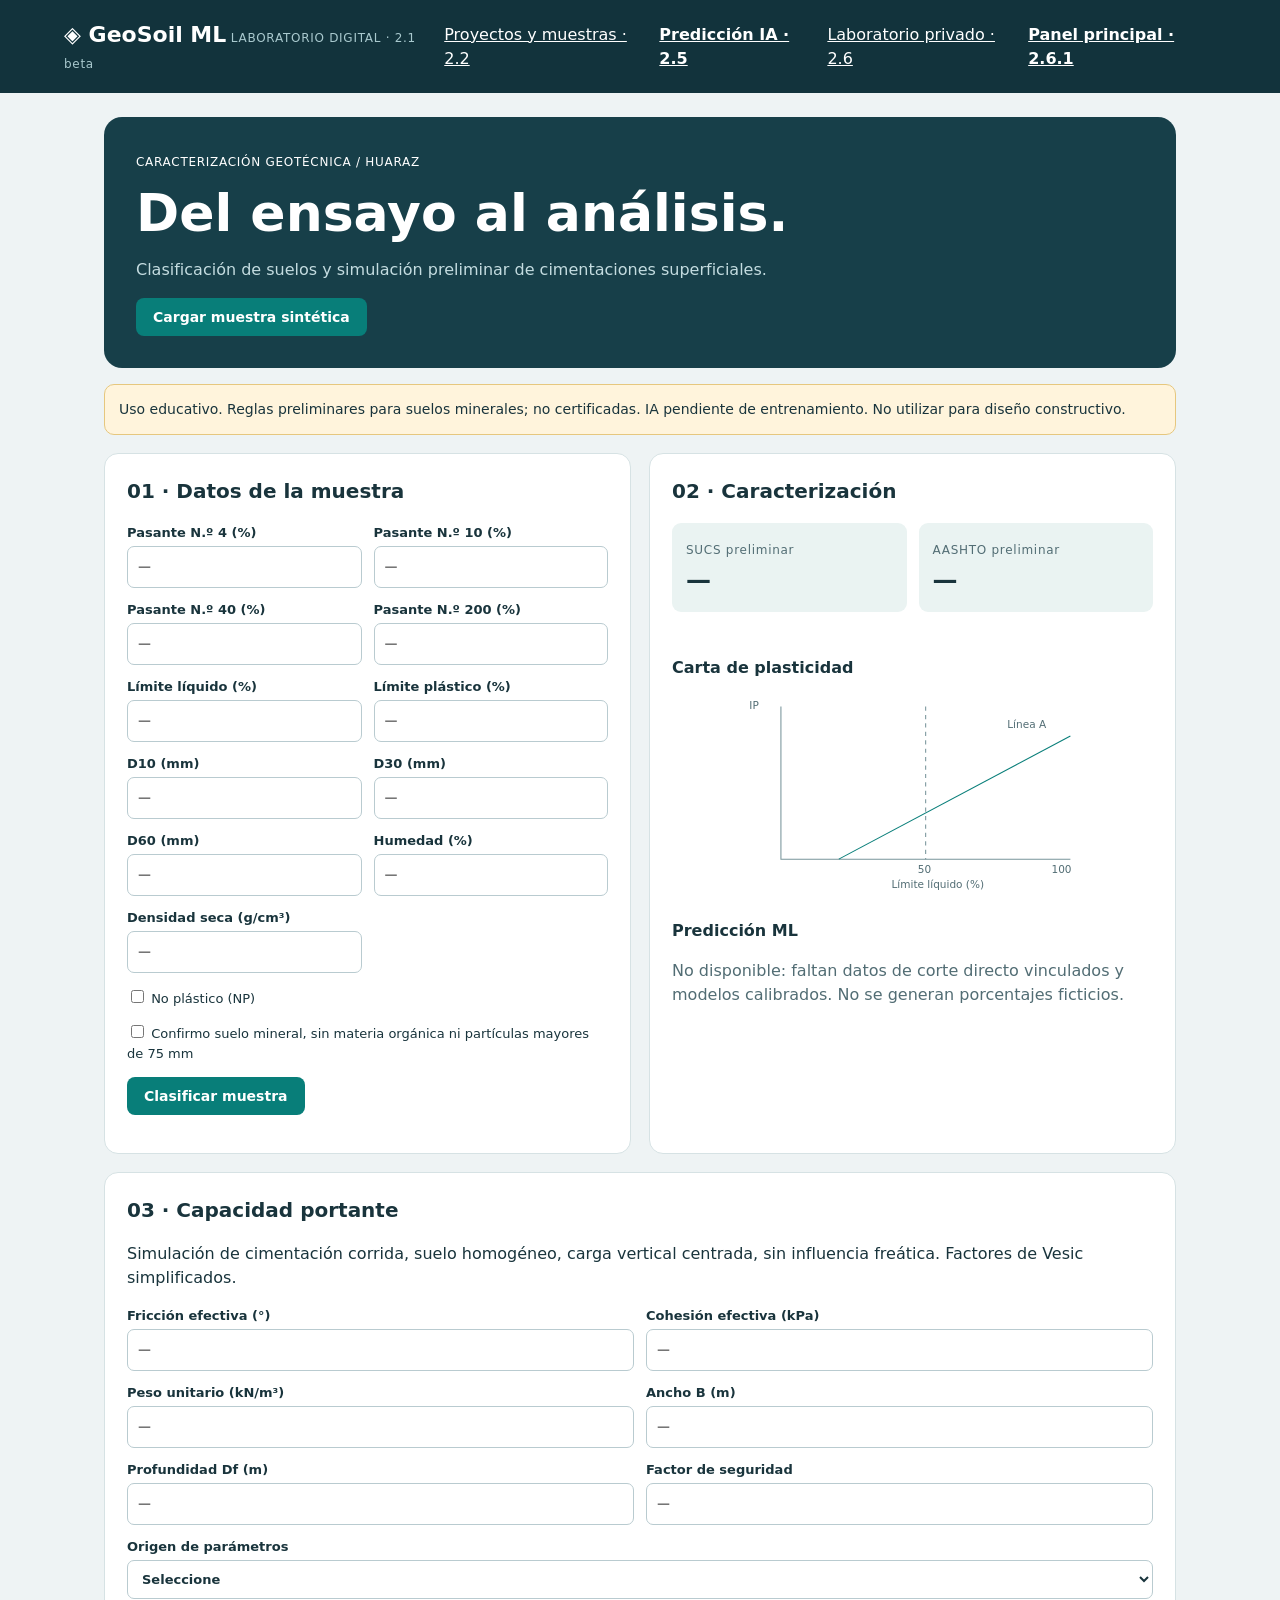
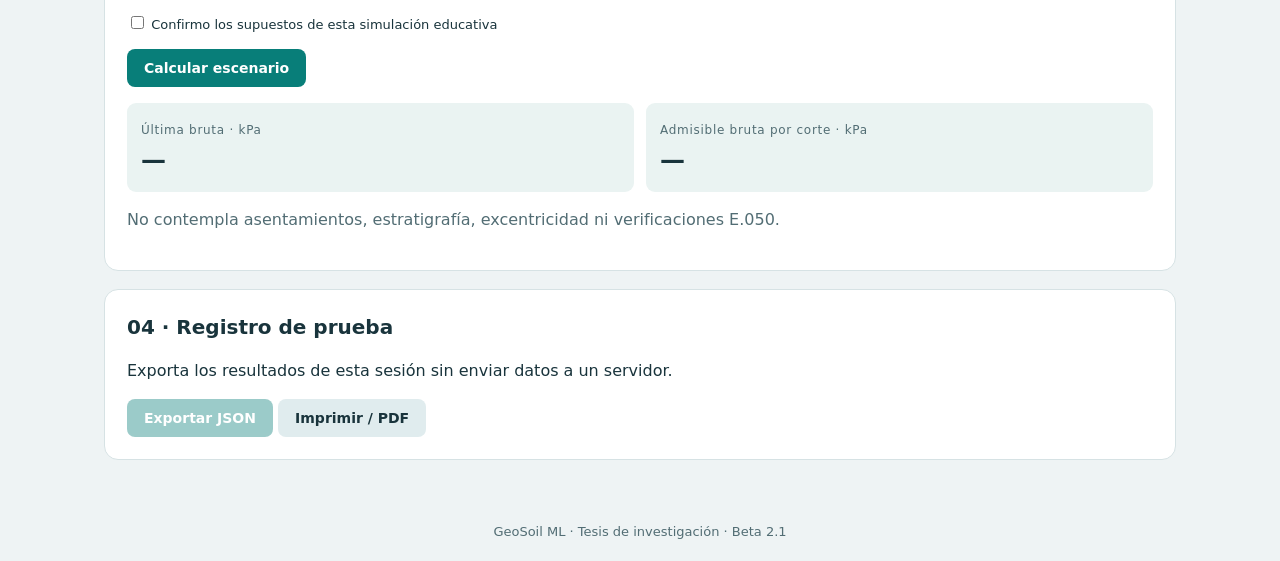
<file: index.html>
<!doctype html><html lang="es"><meta charset="utf-8"><meta name="viewport" content="width=device-width,initial-scale=1"><title>GeoSoil ML | Laboratorio digital</title><link rel="stylesheet" href="style.css"><body><header><div><b>◈ GeoSoil ML</b><small> LABORATORIO DIGITAL · 2.1 beta</small></div><a style="color:white" href="database.html">Proyectos y muestras · 2.2</a><a href="predict.html" style="color:inherit;font-weight:bold">Predicción IA · 2.5</a><a href="lab.html" style="color:white">Laboratorio privado · 2.6</a><a href="dashboard.html" style="color:white;font-weight:bold">Panel principal · 2.6.1</a></header><main><section class="hero"><small>CARACTERIZACIÓN GEOTÉCNICA / HUARAZ</small><h1>Del ensayo al análisis.</h1><p>Clasificación de suelos y simulación preliminar de cimentaciones superficiales.</p><button id="example">Cargar muestra sintética</button></section><aside>Uso educativo. Reglas preliminares para suelos minerales; no certificadas. IA pendiente de entrenamiento. No utilizar para diseño constructivo.</aside><div class="layout"><section class="panel"><h2>01 · Datos de la muestra</h2><form id="soil"><div class="fields" id="inputs"></div><label class="check"><input type="checkbox" id="np"> No plástico (NP)</label><label class="check"><input type="checkbox" id="mineral" required> Confirmo suelo mineral, sin materia orgánica ni partículas mayores de 75 mm</label><button>Clasificar muestra</button></form><p id="error" role="alert"></p></section><section class="panel"><h2>02 · Caracterización</h2><div class="cards"><article><small>SUCS preliminar</small><strong id="sucs">—</strong></article><article><small>AASHTO preliminar</small><strong id="aashto">—</strong></article></div><div id="composition"></div><p id="details"></p><h3>Carta de plasticidad</h3><svg id="chart" viewBox="0 0 320 190" role="img" aria-label="Carta de plasticidad simplificada"></svg><h3>Predicción ML</h3><p class="muted">No disponible: faltan datos de corte directo vinculados y modelos calibrados. No se generan porcentajes ficticios.</p></section></div><section class="panel"><h2>03 · Capacidad portante</h2><p>Simulación de cimentación corrida, suelo homogéneo, carga vertical centrada, sin influencia freática. Factores de Vesic simplificados.</p><form id="foundation"><div class="fields" id="foundationInputs"></div><label>Origen de parámetros<select id="source"><option value="">Seleccione</option><option>Ensayo medido (ingreso manual)</option><option>Escenario hipotético</option></select></label><label class="check"><input type="checkbox" id="assumptions" required> Confirmo los supuestos de esta simulación educativa</label><button>Calcular escenario</button></form><p id="berror" role="alert"></p><div class="cards"><article><small>Última bruta · kPa</small><strong id="qu">—</strong></article><article><small>Admisible bruta por corte · kPa</small><strong id="qa">—</strong></article></div><p id="factors"></p><p class="muted">No contempla asentamientos, estratigrafía, excentricidad ni verificaciones E.050.</p></section><section class="panel"><h2>04 · Registro de prueba</h2><p>Exporta los resultados de esta sesión sin enviar datos a un servidor.</p><button id="export" disabled>Exportar JSON</button> <button id="print" class="secondary">Imprimir / PDF</button></section></main><footer>GeoSoil ML · Tesis de investigación · Beta 2.1</footer><script type="module" src="app.mjs"></script></body></html>
</file>
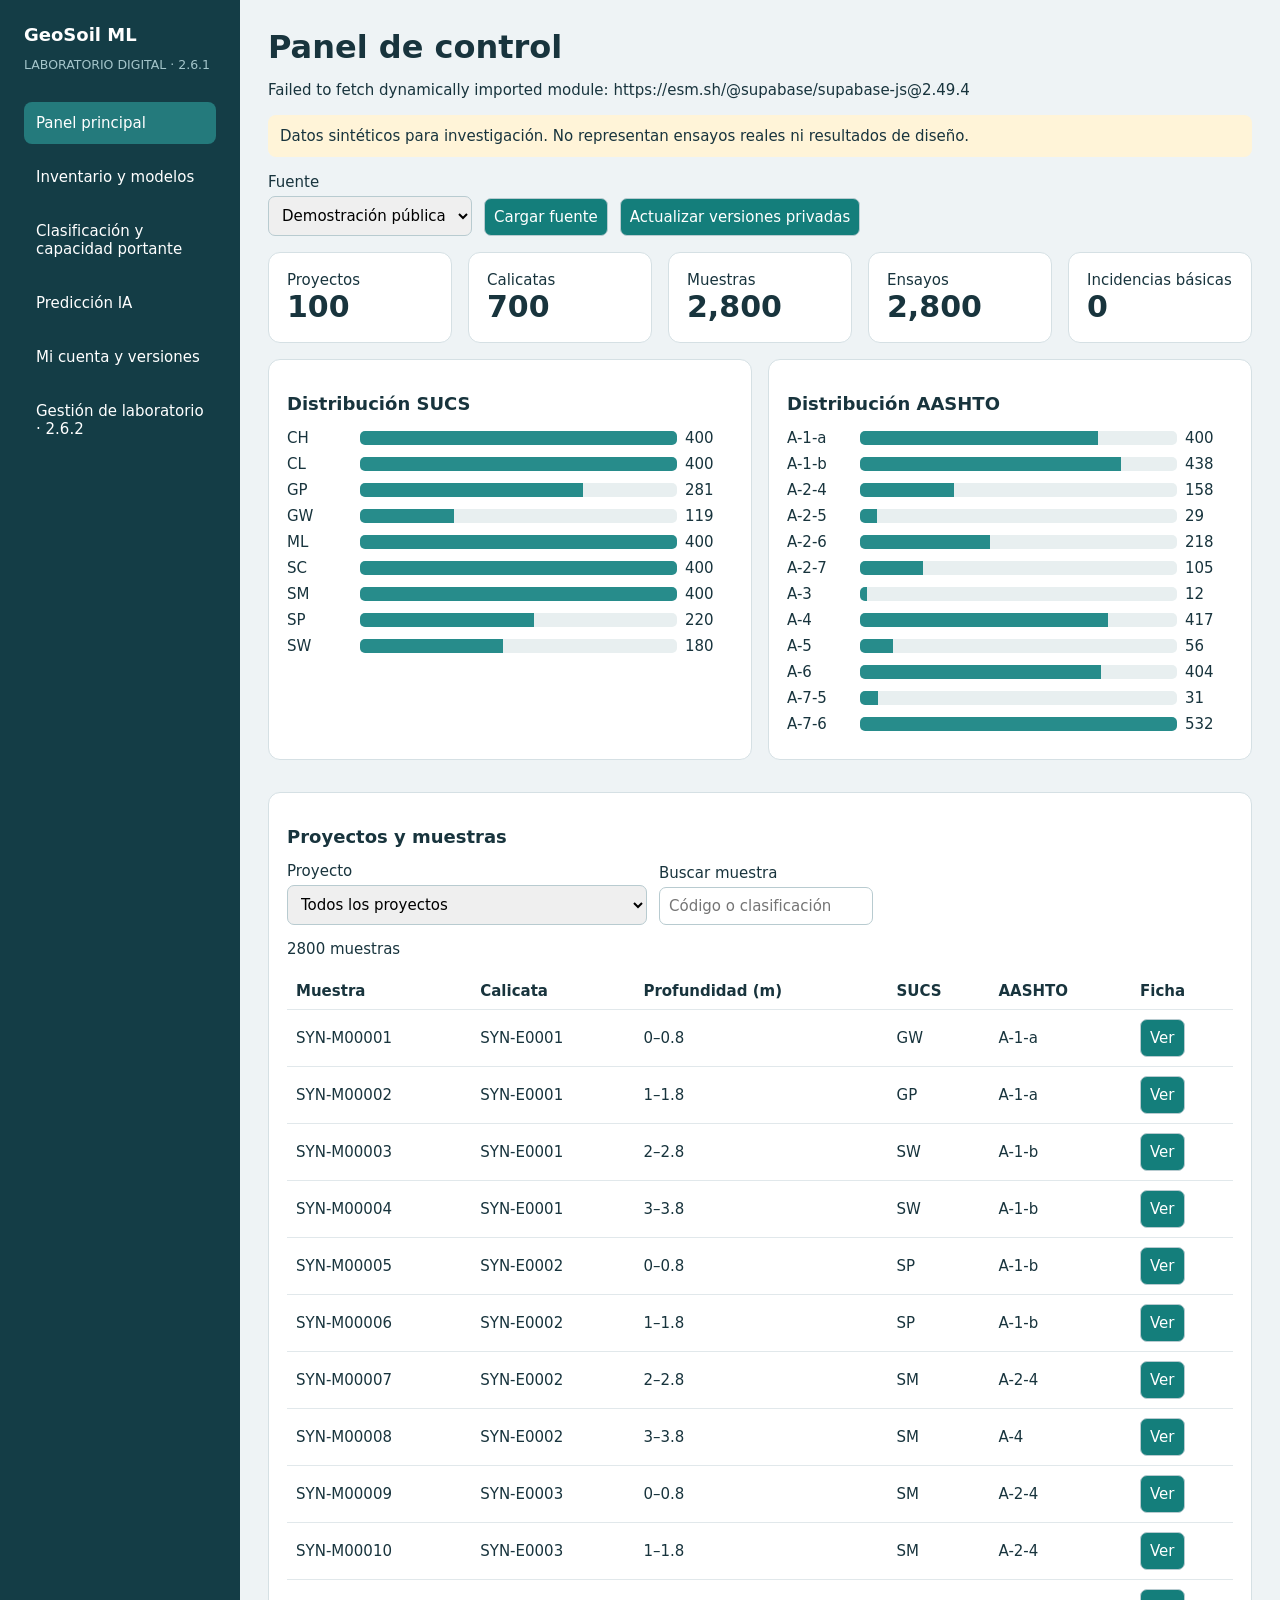
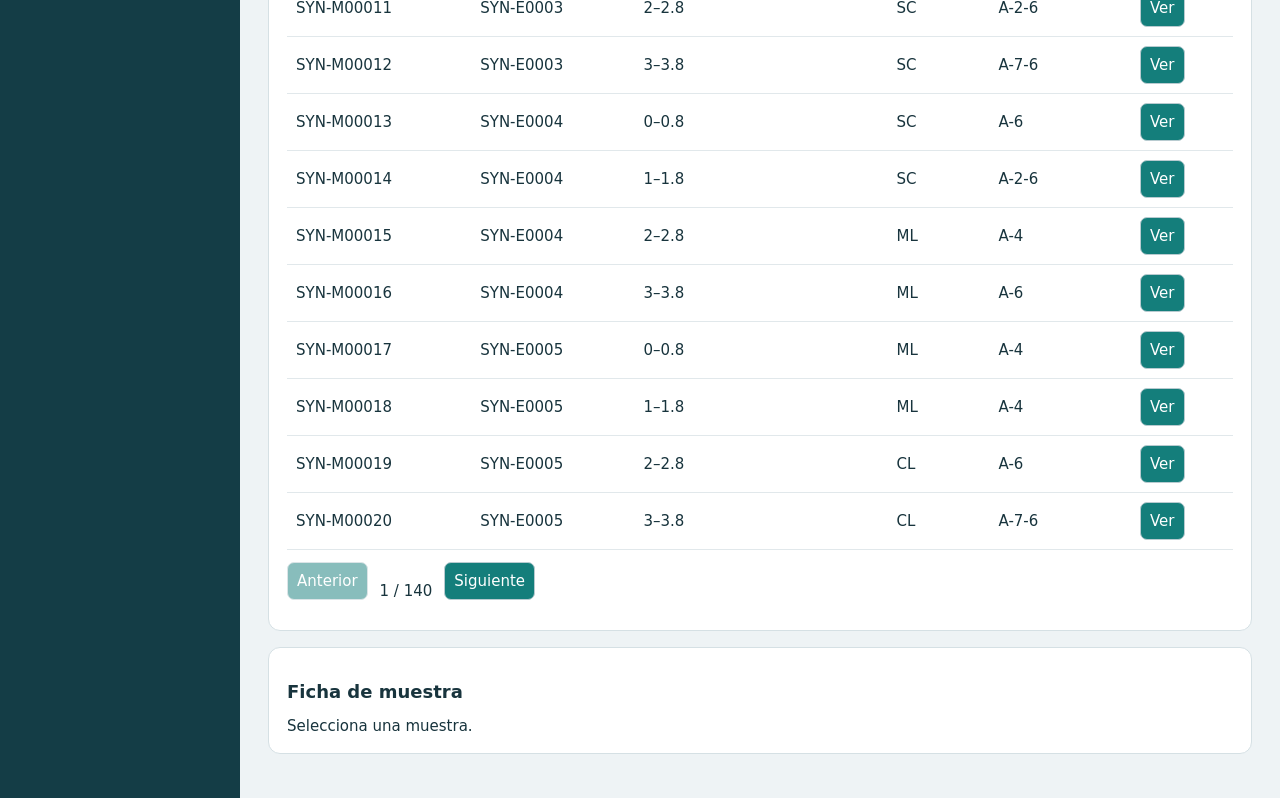
<file: dashboard.html>
<!doctype html><html lang="es"><meta charset="utf-8"><meta name="viewport" content="width=device-width,initial-scale=1"><title>GeoSoil ML 2.6.1</title><link rel="stylesheet" href="dashboard.css"><body><nav><h2>GeoSoil ML</h2><small>LABORATORIO DIGITAL · 2.6.1</small><a href="dashboard.html" aria-current="page">Panel principal</a><a href="database.html">Inventario y modelos</a><a href="index.html">Clasificación y capacidad portante</a><a href="predict.html">Predicción IA</a><a href="lab.html">Mi cuenta y versiones</a><a href="manage.html">Gestión de laboratorio · 2.6.2</a></nav><main><h1>Panel de control</h1><p id="status" role="status">Cargando demostración…</p><aside>Datos sintéticos para investigación. No representan ensayos reales ni resultados de diseño.</aside><section class="toolbar"><label>Fuente <select id="source"><option value="">Demostración pública</option></select></label><button id="load">Cargar fuente</button><button id="refresh">Actualizar versiones privadas</button></section><section id="metrics" class="metrics"></section><section class="charts"><article><h2>Distribución SUCS</h2><div id="sucs"></div></article><article><h2>Distribución AASHTO</h2><div id="aashto"></div></article></section><article><h2>Proyectos y muestras</h2><div class="toolbar"><label>Proyecto <select id="project"></select></label><label>Buscar muestra <input id="search" placeholder="Código o clasificación"></label></div><p id="count"></p><div class="scroll"><table><thead><tr><th>Muestra</th><th>Calicata</th><th>Profundidad (m)</th><th>SUCS</th><th>AASHTO</th><th>Ficha</th></tr></thead><tbody id="rows"></tbody></table></div><div class="toolbar"><button id="prev">Anterior</button><span id="page"></span><button id="next">Siguiente</button></div></article><article><h2>Ficha de muestra</h2><div id="detail">Selecciona una muestra.</div></article></main><script type="module" src="dashboard.mjs"></script></body></html>
</file>
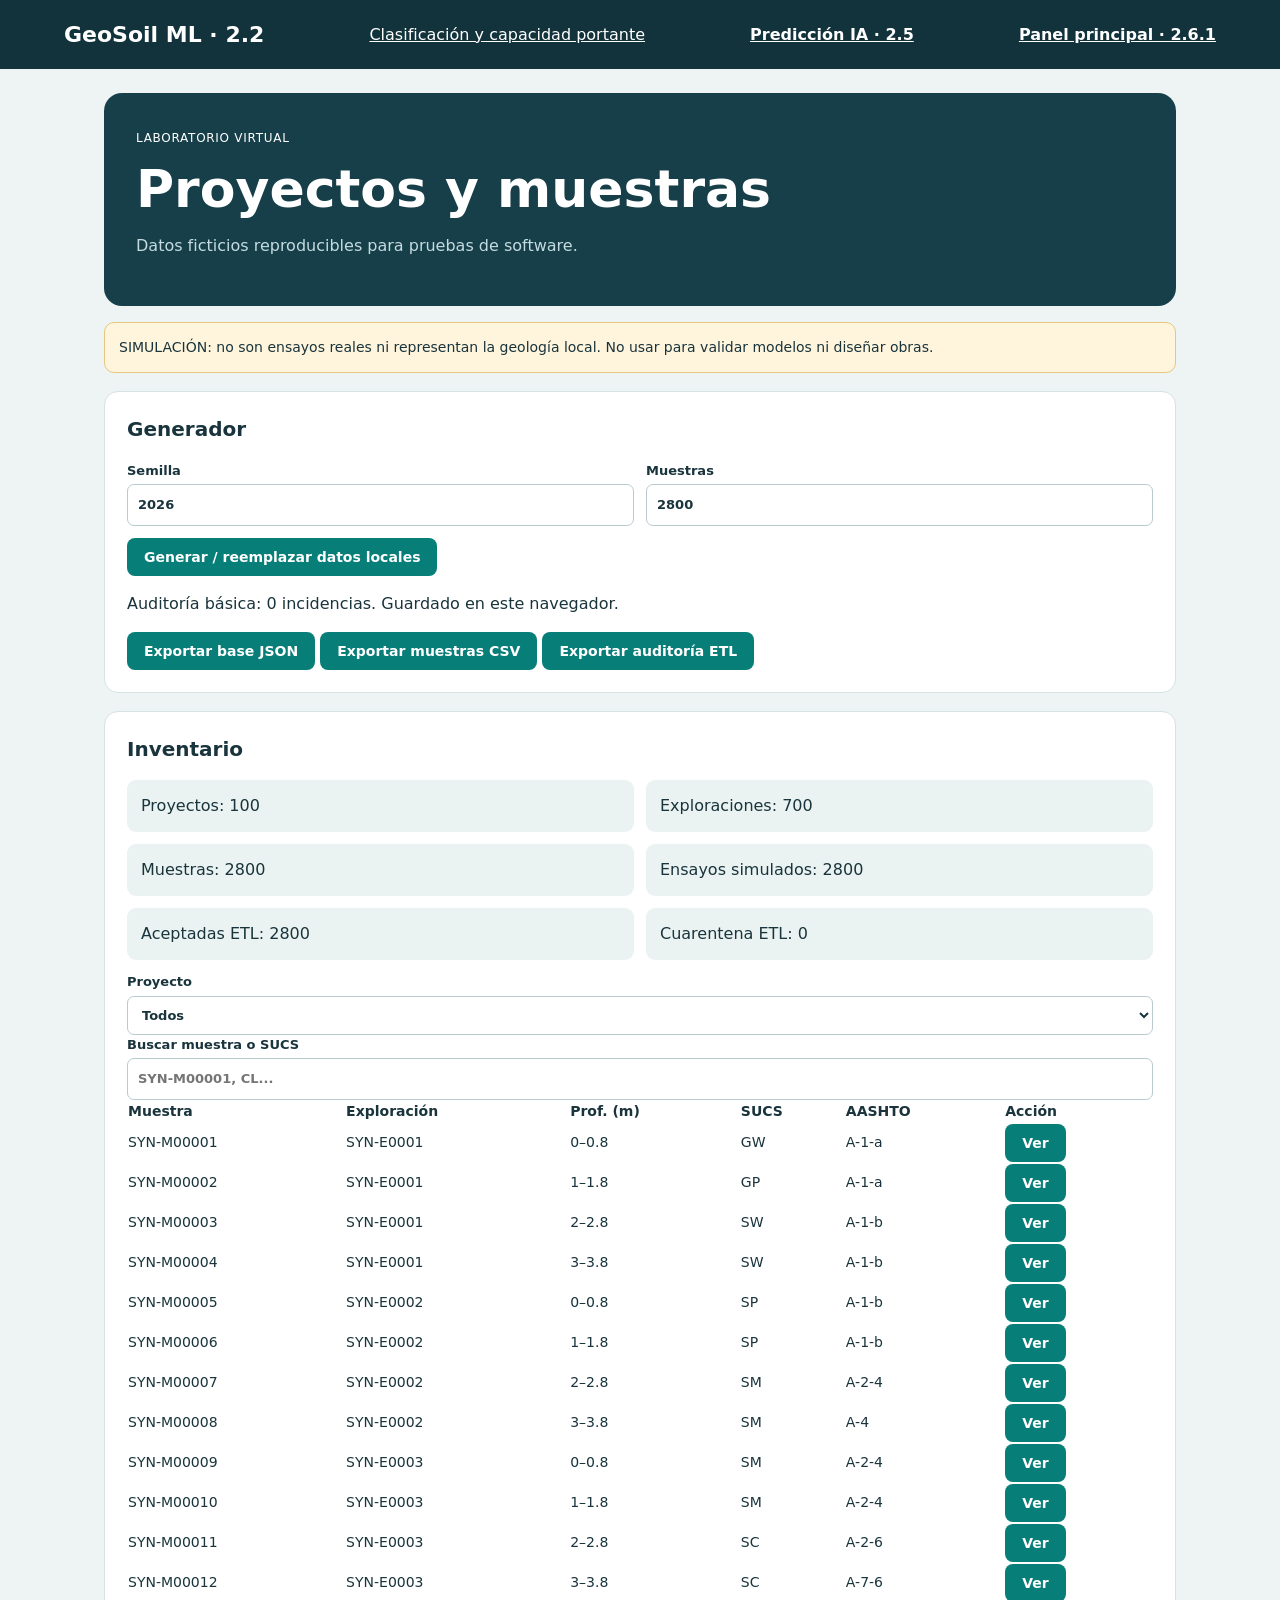
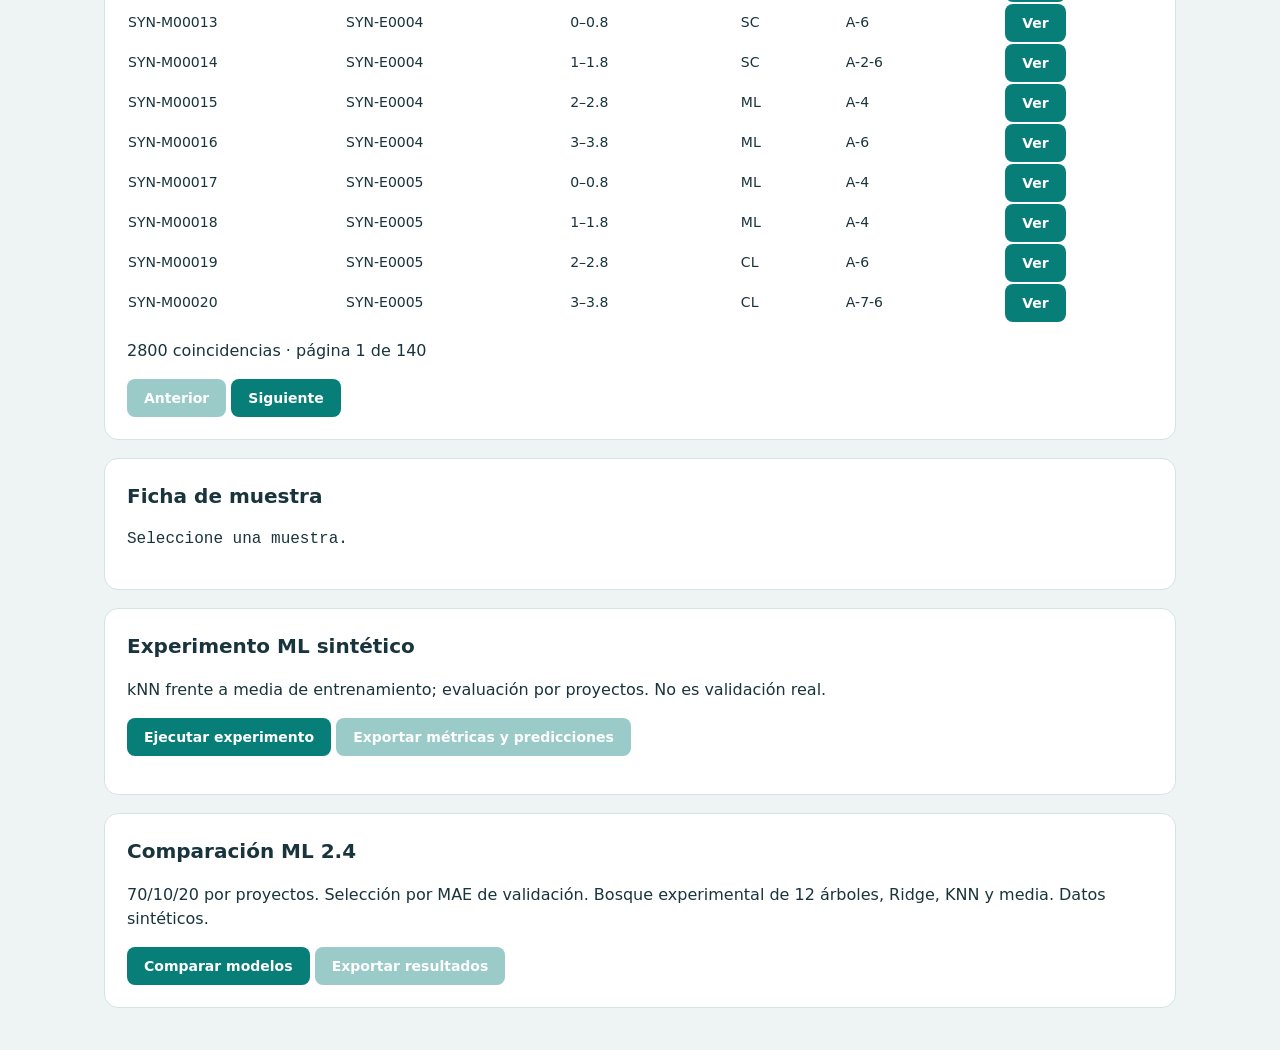
<file: database.html>
<!doctype html><html lang="es"><meta charset="utf-8"><meta name="viewport" content="width=device-width,initial-scale=1"><link rel="stylesheet" href="style.css"><title>GeoSoil 2.2 | Datos sintéticos</title><body><header><b>GeoSoil ML · 2.2</b><a style="color:white" href="./">Clasificación y capacidad portante</a><a href="predict.html" style="color:inherit;font-weight:bold">Predicción IA · 2.5</a><a href="dashboard.html" style="color:white;font-weight:bold">Panel principal · 2.6.1</a></header><main><section class="hero"><small>LABORATORIO VIRTUAL</small><h1>Proyectos y muestras</h1><p>Datos ficticios reproducibles para pruebas de software.</p></section><aside>SIMULACIÓN: no son ensayos reales ni representan la geología local. No usar para validar modelos ni diseñar obras.</aside><section class="panel"><h2>Generador</h2><form id="generate"><div class="fields"><label>Semilla<input id="seed" type="number" value="2026" step="1" required></label><label>Muestras<input id="count" type="number" value="2800" min="1" max="5000" required></label></div><button>Generar / reemplazar datos locales</button></form><p id="status" role="status"></p><button id="json">Exportar base JSON</button> <button id="csv">Exportar muestras CSV</button> <button id="etl">Exportar auditoría ETL</button></section><section class="panel"><h2>Inventario</h2><div class="cards" id="metrics"></div><label>Proyecto<select id="project"></select></label><label>Buscar muestra o SUCS<input id="search" placeholder="SYN-M00001, CL..."></label><div style="overflow:auto"><table style="width:100%;border-collapse:collapse;text-align:left;font-size:14px"><thead><tr><th>Muestra</th><th>Exploración</th><th>Prof. (m)</th><th>SUCS</th><th>AASHTO</th><th>Acción</th></tr></thead><tbody id="rows"></tbody></table></div><p id="page"></p><button id="prev">Anterior</button> <button id="next">Siguiente</button></section><section class="panel"><h2>Ficha de muestra</h2><pre id="detail" style="white-space:pre-wrap;overflow-wrap:anywhere">Seleccione una muestra.</pre></section><section class="panel"><h2>Experimento ML sintético</h2><p>kNN frente a media de entrenamiento; evaluación por proyectos. No es validación real.</p><button id="runml">Ejecutar experimento</button> <button id="exportml" disabled>Exportar métricas y predicciones</button><pre id="mlresult" style="white-space:pre-wrap"></pre></section><section class="panel"><h2>Comparación ML 2.4</h2><p>70/10/20 por proyectos. Selección por MAE de validación. Bosque experimental de 12 árboles, Ridge, KNN y media. Datos sintéticos.</p><button id="compare">Comparar modelos</button> <button id="exportcompare" disabled>Exportar resultados</button><div id="comparison" role="status"></div></section></main><script type="module" src="database.mjs"></script></body></html>
</file>
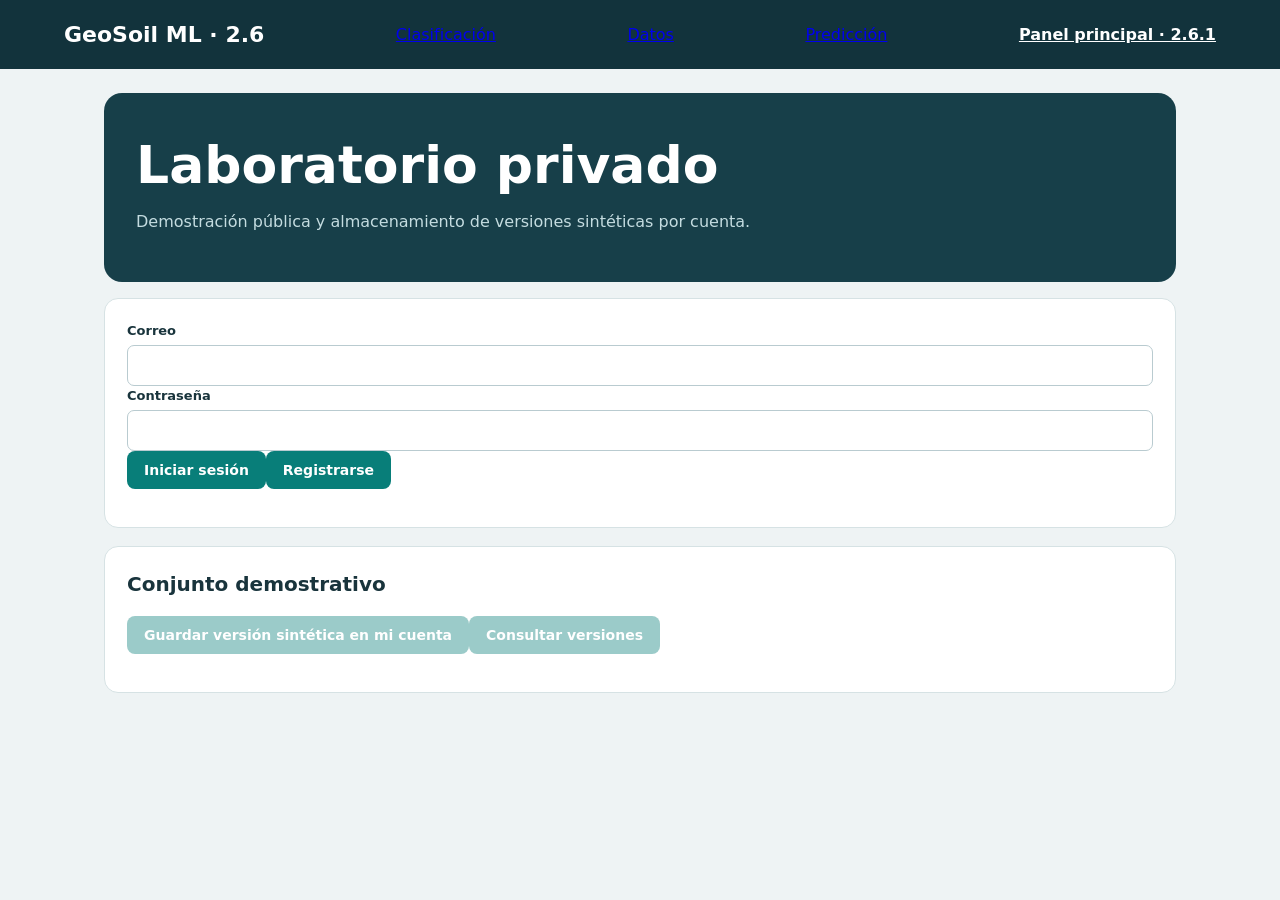
<file: lab.html>
<!doctype html><html lang="es"><meta charset="utf-8"><meta name="viewport" content="width=device-width,initial-scale=1"><title>GeoSoil ML 2.6</title><link rel="stylesheet" href="style.css"><body><header><b>GeoSoil ML · 2.6</b><a href="index.html">Clasificación</a><a href="database.html">Datos</a><a href="predict.html">Predicción</a><a href="dashboard.html" style="color:white;font-weight:bold">Panel principal · 2.6.1</a></header><main><section class="hero"><h1>Laboratorio privado</h1><p>Demostración pública y almacenamiento de versiones sintéticas por cuenta.</p></section><section class="panel"><form id="auth"><label>Correo<input id="email" type="email" required autocomplete="email"></label><label>Contraseña<input id="password" type="password" minlength="8" required autocomplete="current-password"></label><button value="login">Iniciar sesión</button><button value="signup">Registrarse</button></form><button id="logout" hidden>Cerrar sesión</button><p id="status" role="status"></p></section><section class="panel"><h2>Conjunto demostrativo</h2><p id="stats"></p><button id="save" disabled>Guardar versión sintética en mi cuenta</button><button id="refresh" disabled>Consultar versiones</button><ul id="versions"></ul></section></main><script type="module" src="lab.mjs"></script></body></html>
</file>
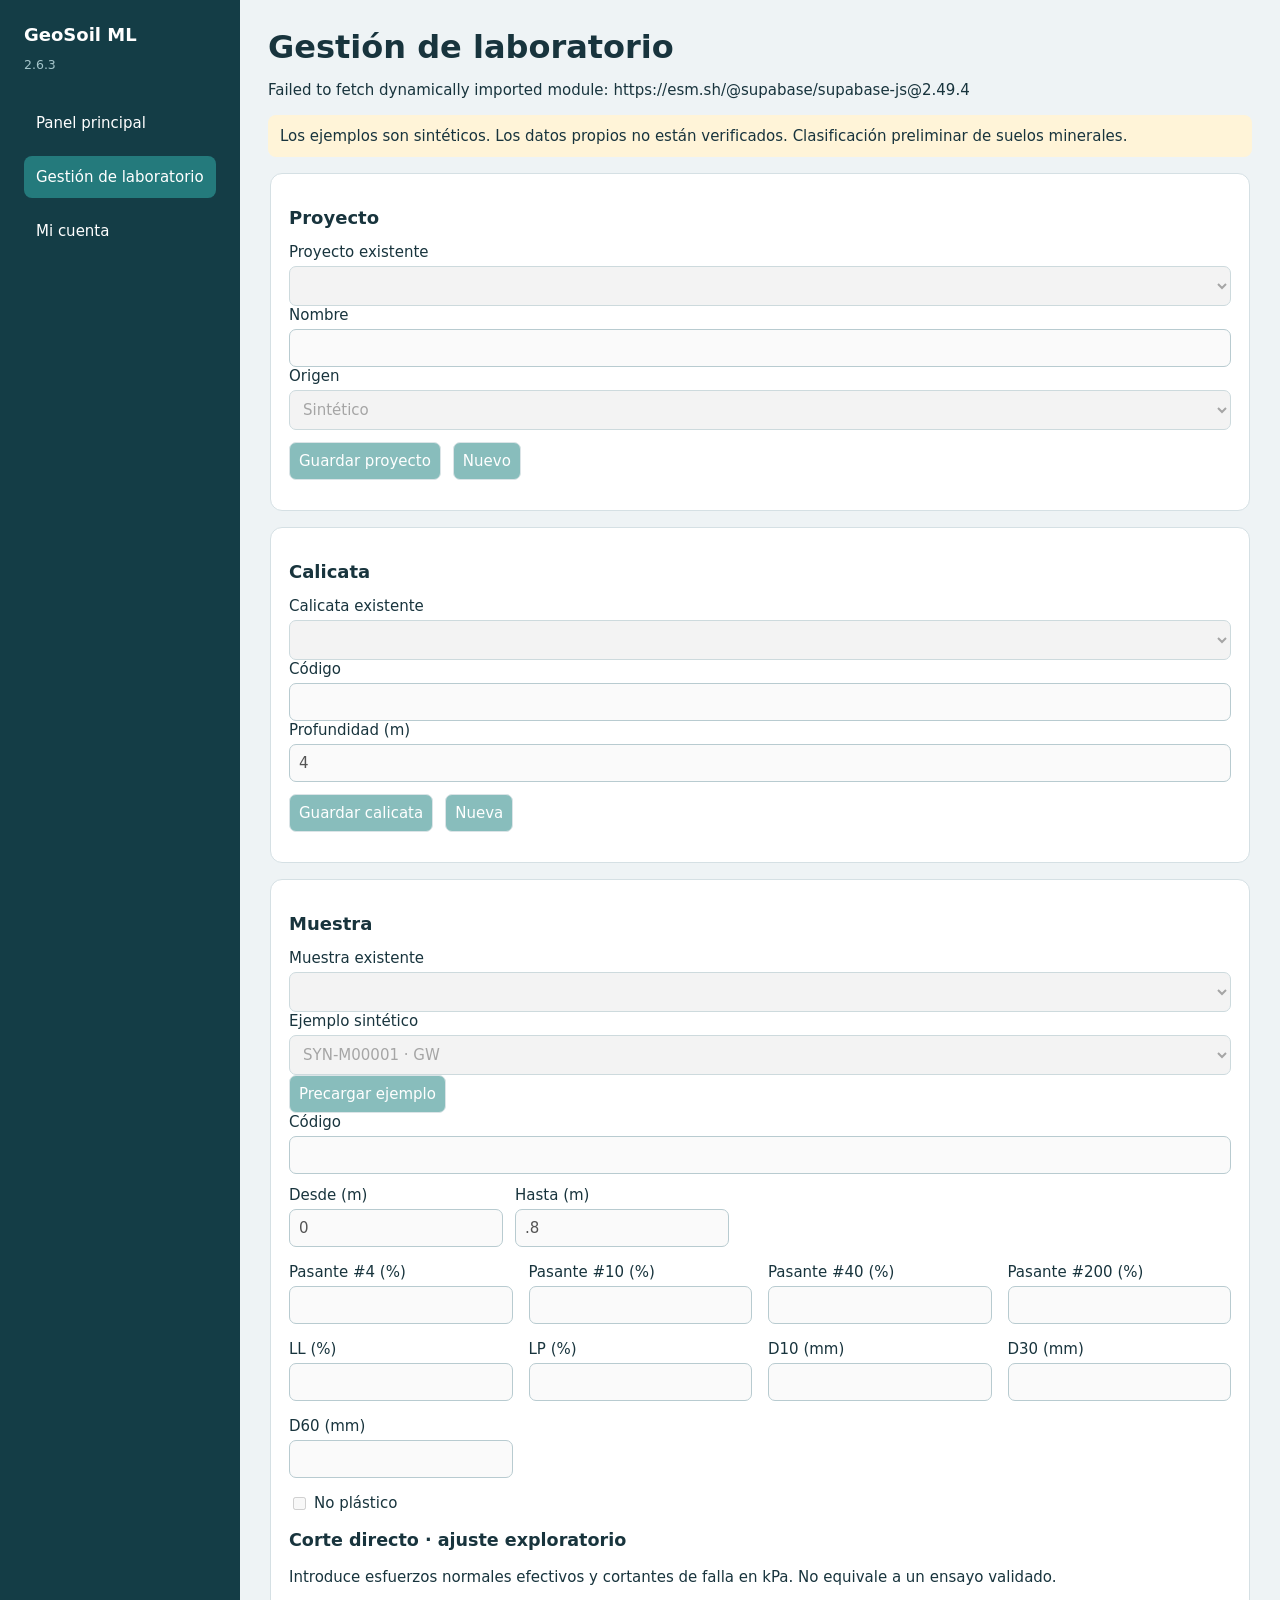
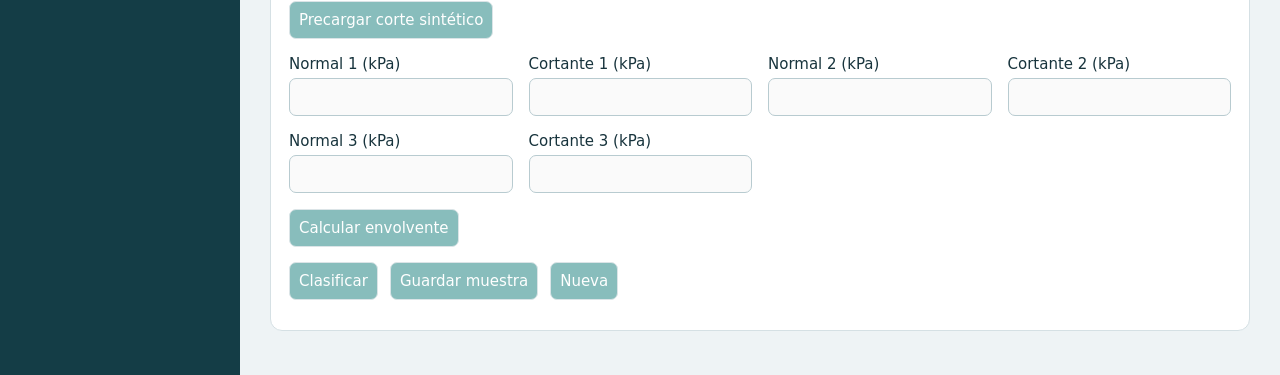
<file: manage.html>
<!doctype html><html lang="es"><meta charset="utf-8"><meta name="viewport" content="width=device-width,initial-scale=1"><title>Gestión GeoSoil ML 2.6.3</title><link rel="stylesheet" href="dashboard.css"><body><nav><h2>GeoSoil ML</h2><small>2.6.3</small><a href="dashboard.html">Panel principal</a><a href="manage.html" aria-current="page">Gestión de laboratorio</a><a href="lab.html">Mi cuenta</a></nav><main><h1>Gestión de laboratorio</h1><p id="status" role="status">Conectando…</p><aside>Los ejemplos son sintéticos. Los datos propios no están verificados. Clasificación preliminar de suelos minerales.</aside><fieldset id="workspace" disabled><article><h2>Proyecto</h2><form id="pf"><label>Proyecto existente<select id="project"></select></label><label>Nombre<input id="name" required></label><label>Origen<select id="origin"><option value="synthetic">Sintético</option><option value="user_unverified">Propio no verificado</option></select></label><div class="toolbar"><button>Guardar proyecto</button><button type="button" id="newp">Nuevo</button></div></form></article><article><h2>Calicata</h2><form id="ef"><label>Calicata existente<select id="exploration"></select></label><label>Código<input id="ecode" required></label><label>Profundidad (m)<input id="edepth" type="number" min=".01" step="any" required value="4"></label><div class="toolbar"><button>Guardar calicata</button><button type="button" id="newe">Nueva</button></div></form></article><article><h2>Muestra</h2><form id="sf"><label>Muestra existente<select id="sample"></select></label><label>Ejemplo sintético<select id="example"></select></label><button type="button" id="copy">Precargar ejemplo</button><label>Código<input id="scode" required></label><div class="toolbar"><label>Desde (m)<input id="from" type="number" min="0" step="any" required value="0"></label><label>Hasta (m)<input id="to" type="number" min=".01" step="any" required value=".8"></label></div><div id="fields" class="metrics"></div><label style="display:flex;align-items:center"><input id="np" type="checkbox"> No plástico</label><p id="result"></p><div id="grain"></div><h3>Corte directo · ajuste exploratorio</h3><p>Introduce esfuerzos normales efectivos y cortantes de falla en kPa. No equivale a un ensayo validado.</p><button type="button" id="shearExample">Precargar corte sintético</button><div id="shearFields" class="metrics"></div><button type="button" id="fit">Calcular envolvente</button><p id="shearResult"></p><div id="shearPlot"></div><div class="toolbar"><button type="button" id="calc">Clasificar</button><button>Guardar muestra</button><button type="button" id="news">Nueva</button></div></form></article></fieldset></main><style>fieldset{min-width:0;border:0;padding:0}form label{min-width:0}form input,form select{width:100%;min-width:0}form input[type=checkbox]{width:auto}#grain svg,#shearPlot svg{max-width:600px;width:100%;height:auto}</style><script type="module" src="manage.mjs"></script></body></html>
</file>
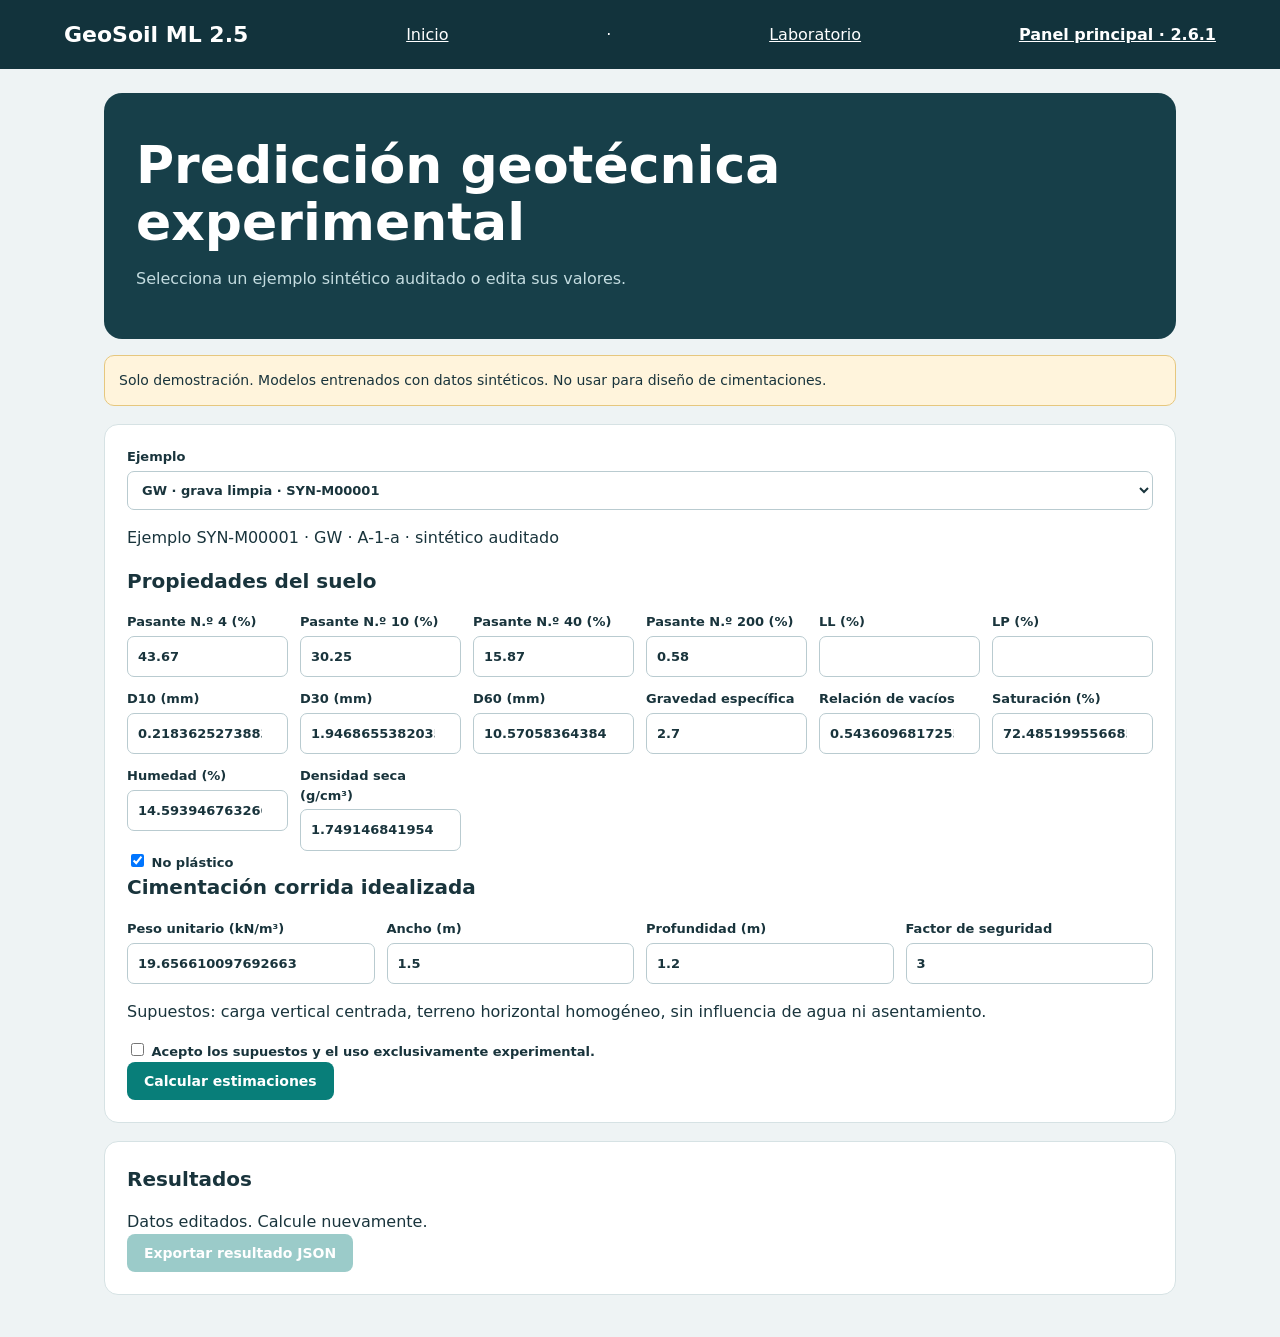
<file: predict.html>
<!doctype html><html lang="es"><meta charset="utf-8"><meta name="viewport" content="width=device-width,initial-scale=1"><title>GeoSoil ML 2.5</title><link rel="stylesheet" href="style.css"><body><header><b>GeoSoil ML 2.5</b> <a href="./" style="color:white">Inicio</a> · <a href="database.html" style="color:white">Laboratorio</a><a href="dashboard.html" style="color:white;font-weight:bold">Panel principal · 2.6.1</a></header><main><section class="hero"><h1>Predicción geotécnica experimental</h1><p>Selecciona un ejemplo sintético auditado o edita sus valores.</p></section><aside>Solo demostración. Modelos entrenados con datos sintéticos. No usar para diseño de cimentaciones.</aside><section class="panel"><label>Ejemplo<select id="example"></select></label><p id="status" role="status">Preparando modelos…</p><form id="form"><h2>Propiedades del suelo</h2><div id="fields" style="display:grid;grid-template-columns:repeat(auto-fit,minmax(155px,1fr));gap:12px"></div><label><input type="checkbox" id="np"> No plástico</label><h2>Cimentación corrida idealizada</h2><div id="geometry" style="display:grid;grid-template-columns:repeat(auto-fit,minmax(155px,1fr));gap:12px"></div><p>Supuestos: carga vertical centrada, terreno horizontal homogéneo, sin influencia de agua ni asentamiento.</p><label><input type="checkbox" required> Acepto los supuestos y el uso exclusivamente experimental.</label><button id="run" disabled>Calcular estimaciones</button></form></section><section class="panel"><h2>Resultados</h2><div id="result" aria-live="polite"></div><button id="export" disabled>Exportar resultado JSON</button></section></main><script type="module" src="predict-ui.mjs"></script></body></html>
</file>
<file: style.css>
*{box-sizing:border-box}body{margin:0;background:#eef3f4;color:#19343c;font:16px/1.5 system-ui,sans-serif}header{background:#12333c;color:white;padding:18px max(5vw,20px);display:flex;justify-content:space-between;align-items:center;gap:12px}header b{font-size:22px}small{font-size:12px;letter-spacing:.06em}header small{color:#a9c9ce}header span{font-size:12px;border:1px solid #78959b;border-radius:20px;padding:5px 12px}main{max-width:1120px;margin:auto;padding:24px}.hero{background:#173f49;color:white;padding:32px;border-radius:18px;margin-bottom:16px}.hero h1{font-size:clamp(32px,5vw,52px);line-height:1.1;margin:12px 0}.hero p{color:#c4dce0}aside{background:#fff4dc;border:1px solid #e6c77e;padding:14px;border-radius:10px;margin-bottom:18px;font-size:14px}.layout{display:grid;grid-template-columns:1fr 1fr;gap:18px}.panel{background:white;border:1px solid #d6e2e4;border-radius:14px;padding:22px;margin-bottom:18px}h2{font-size:20px;margin-top:0}h3{font-size:16px}.fields,.cards{display:grid;grid-template-columns:repeat(2,minmax(0,1fr));gap:12px;margin:12px 0}label{display:block;font-size:13px;font-weight:600}input:not([type=checkbox]),select{width:100%;padding:10px;border:1px solid #b9cbd0;border-radius:7px;font:inherit;margin-top:4px;background:white;color:#19343c}.check{margin:14px 0;font-weight:400}button{background:#087e79;color:white;border:0;border-radius:8px;padding:11px 17px;font:600 14px system-ui;cursor:pointer}button:disabled{opacity:.4;cursor:default}.secondary{background:#e0ecee;color:#19343c}article{background:#eaf3f2;border-radius:9px;padding:14px;min-width:0}strong{display:block;font-size:25px;overflow-wrap:anywhere}article small,.muted{color:#526d74}#composition{display:flex;height:16px;border-radius:5px;overflow:hidden}#chart{width:100%;max-height:200px}#error,#berror{color:#a13024}footer{text-align:center;padding:20px;color:#526d74;font-size:13px}@media(max-width:700px){.layout{grid-template-columns:1fr}main{padding:14px}header small{display:none}.panel{padding:16px}}@media print{button,header span{display:none}body{background:white}.panel{break-inside:avoid}}
</file>
<file: dashboard.css>
*{box-sizing:border-box}body{margin:0;font:15px system-ui,sans-serif;color:#18343d;background:#eef3f5;display:grid;grid-template-columns:240px minmax(0,1fr);min-height:100vh}nav{background:#143d46;color:white;padding:24px;display:flex;flex-direction:column;gap:12px}nav h2{margin:0}nav small{color:#a4c5ca;margin-bottom:18px}nav a{color:white;text-decoration:none;padding:12px;border-radius:8px}nav a:hover,nav a[aria-current]{background:#247a7c}main{padding:28px;max-width:1400px;width:100%;margin:auto}h1{margin:0;font-size:32px}h2{font-size:18px}aside{background:#fff4d8;padding:12px;border-radius:8px;margin:16px 0}.metrics,.charts{display:grid;grid-template-columns:repeat(auto-fit,minmax(180px,1fr));gap:16px;margin:16px 0}article{background:white;border:1px solid #d5e0e4;border-radius:12px;padding:18px;margin-bottom:16px}.metrics article{margin:0}.metrics strong{display:block;font-size:30px}.toolbar{display:flex;flex-wrap:wrap;gap:12px;align-items:end;margin:12px 0}label{display:grid;gap:5px}input,select,button{font:inherit;padding:9px;border:1px solid #b8cbd0;border-radius:7px;max-width:100%}button{background:#147e7b;color:white;cursor:pointer}button:disabled{opacity:.5;cursor:default}.bar{display:grid;grid-template-columns:65px 1fr 48px;gap:8px;align-items:center;margin:8px 0}.track{background:#e8eff0;border-radius:5px;overflow:hidden}.fill{height:14px;background:#278c8b}.scroll{overflow:auto}table{width:100%;border-collapse:collapse;text-align:left}td,th{padding:9px;border-bottom:1px solid #e1e8eb;white-space:nowrap}dl{display:grid;grid-template-columns:repeat(auto-fit,minmax(180px,1fr));gap:10px}dt{color:#58717a}dd{margin:0;font-weight:600}@media(max-width:760px){body{display:block}nav{padding:14px;gap:4px}main{padding:14px}}
main,article,.charts,.metrics,.scroll{min-width:0}main{margin:0 auto;max-width:100%}.toolbar>*{min-width:0;max-width:100%}dd{overflow-wrap:anywhere}.bar{grid-template-columns:65px minmax(0,1fr) 48px}
</file>
